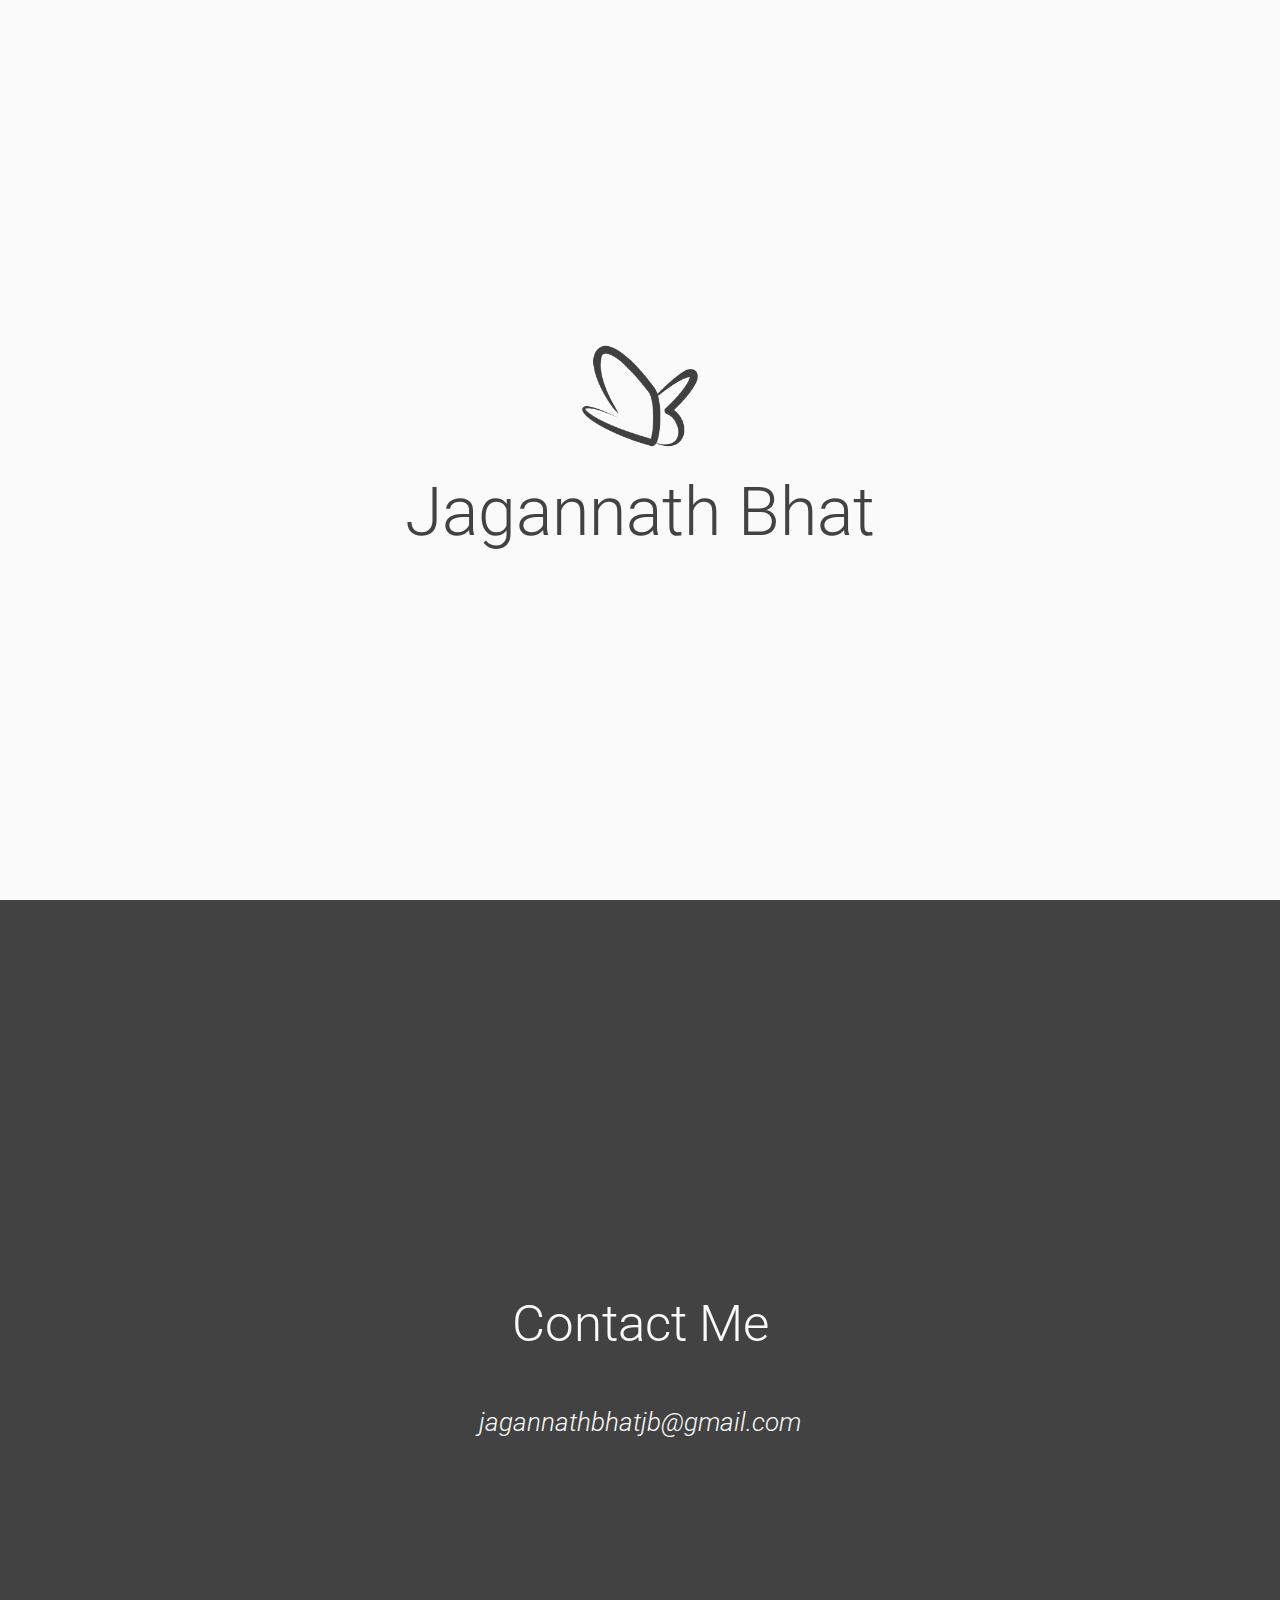
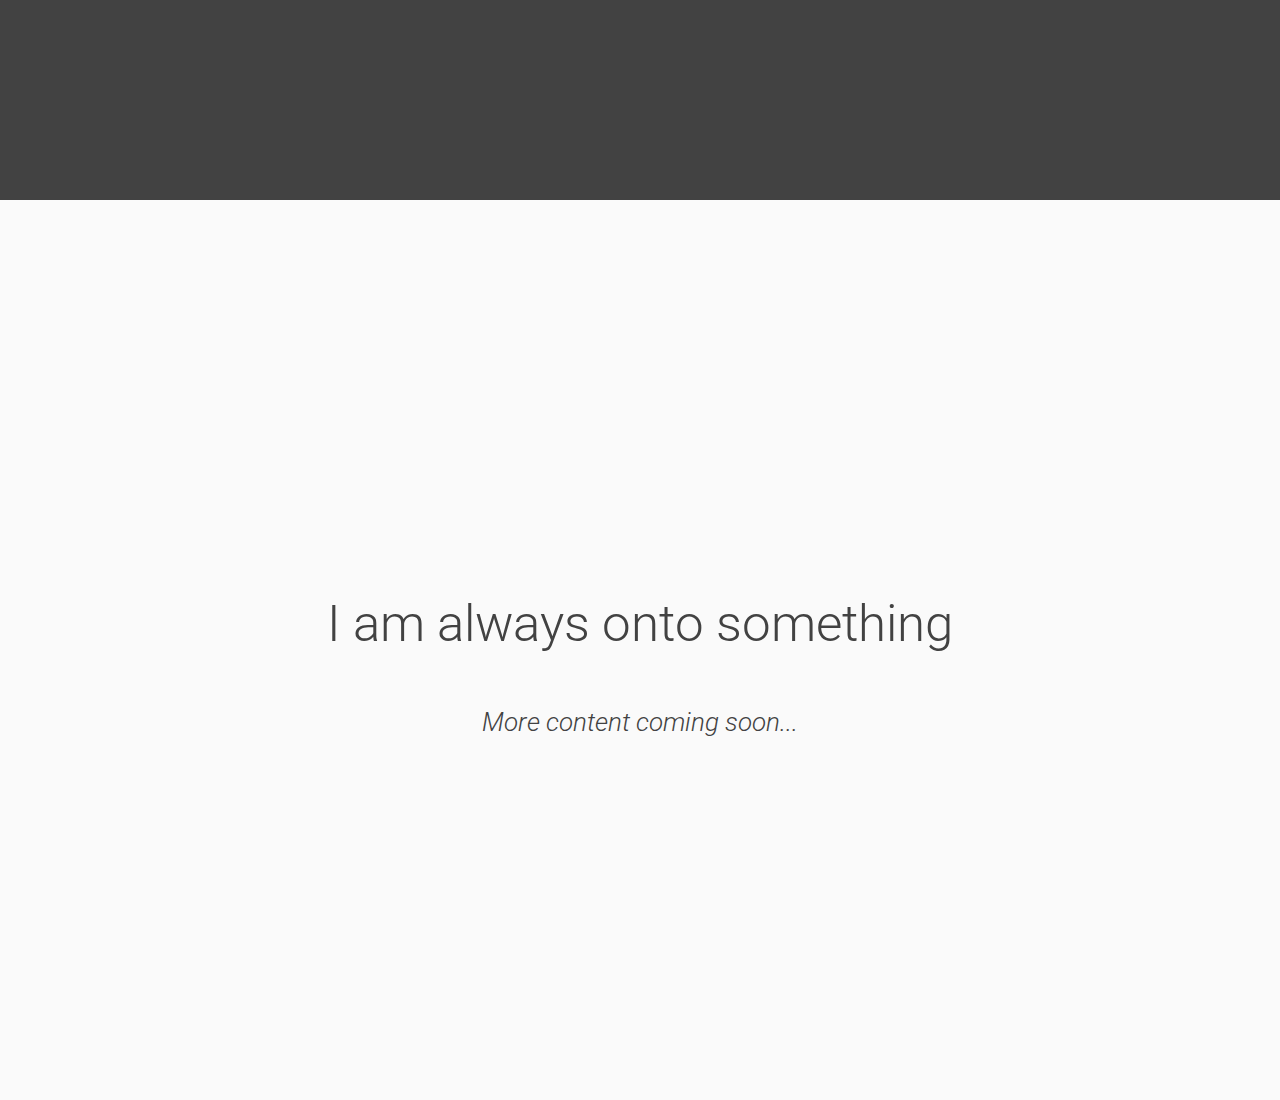
<file: demo/index.html>
<!DOCTYPE html>
<html>
	<head>
		<link rel="icon" href="logo.png" />
		<link rel="stylesheet" href="index.css" />
		<link rel="stylesheet" href="https://jagannathbhat.github.io/parallelScrolling/parallelScrolling.min.css" />
		<meta charset="UTF-8" />
		<meta content="width=device-width, initial-scale=1" name="viewport" />
		<title>Jagannath Bhat</title>
	</head>
	<body>
		<div class="slide">
			<div class="table">
				<div class="cell">
					<img id="logo" src="logo.png" />
					<h1>Jagannath Bhat</h1>
				</div>
			</div>
		</div>
		<div class="slide">
			<div class="table">
				<div class="cell">
					<h2>Contact Me</h2>
					<h5>jagannathbhatjb@gmail.com</h5>
				</div>
			</div>
		</div>
		<div class="slide">
			<div class="table">
				<div class="cell">
					<h2>I am always onto something</h2>
					<h5>More content coming soon...</h5>
				</div>
			</div>
		</div>
		<script src="https://jagannathbhat.github.io/parallelScrolling/parallelScrolling.min.js"></script>
	</body>
</html>
</file>
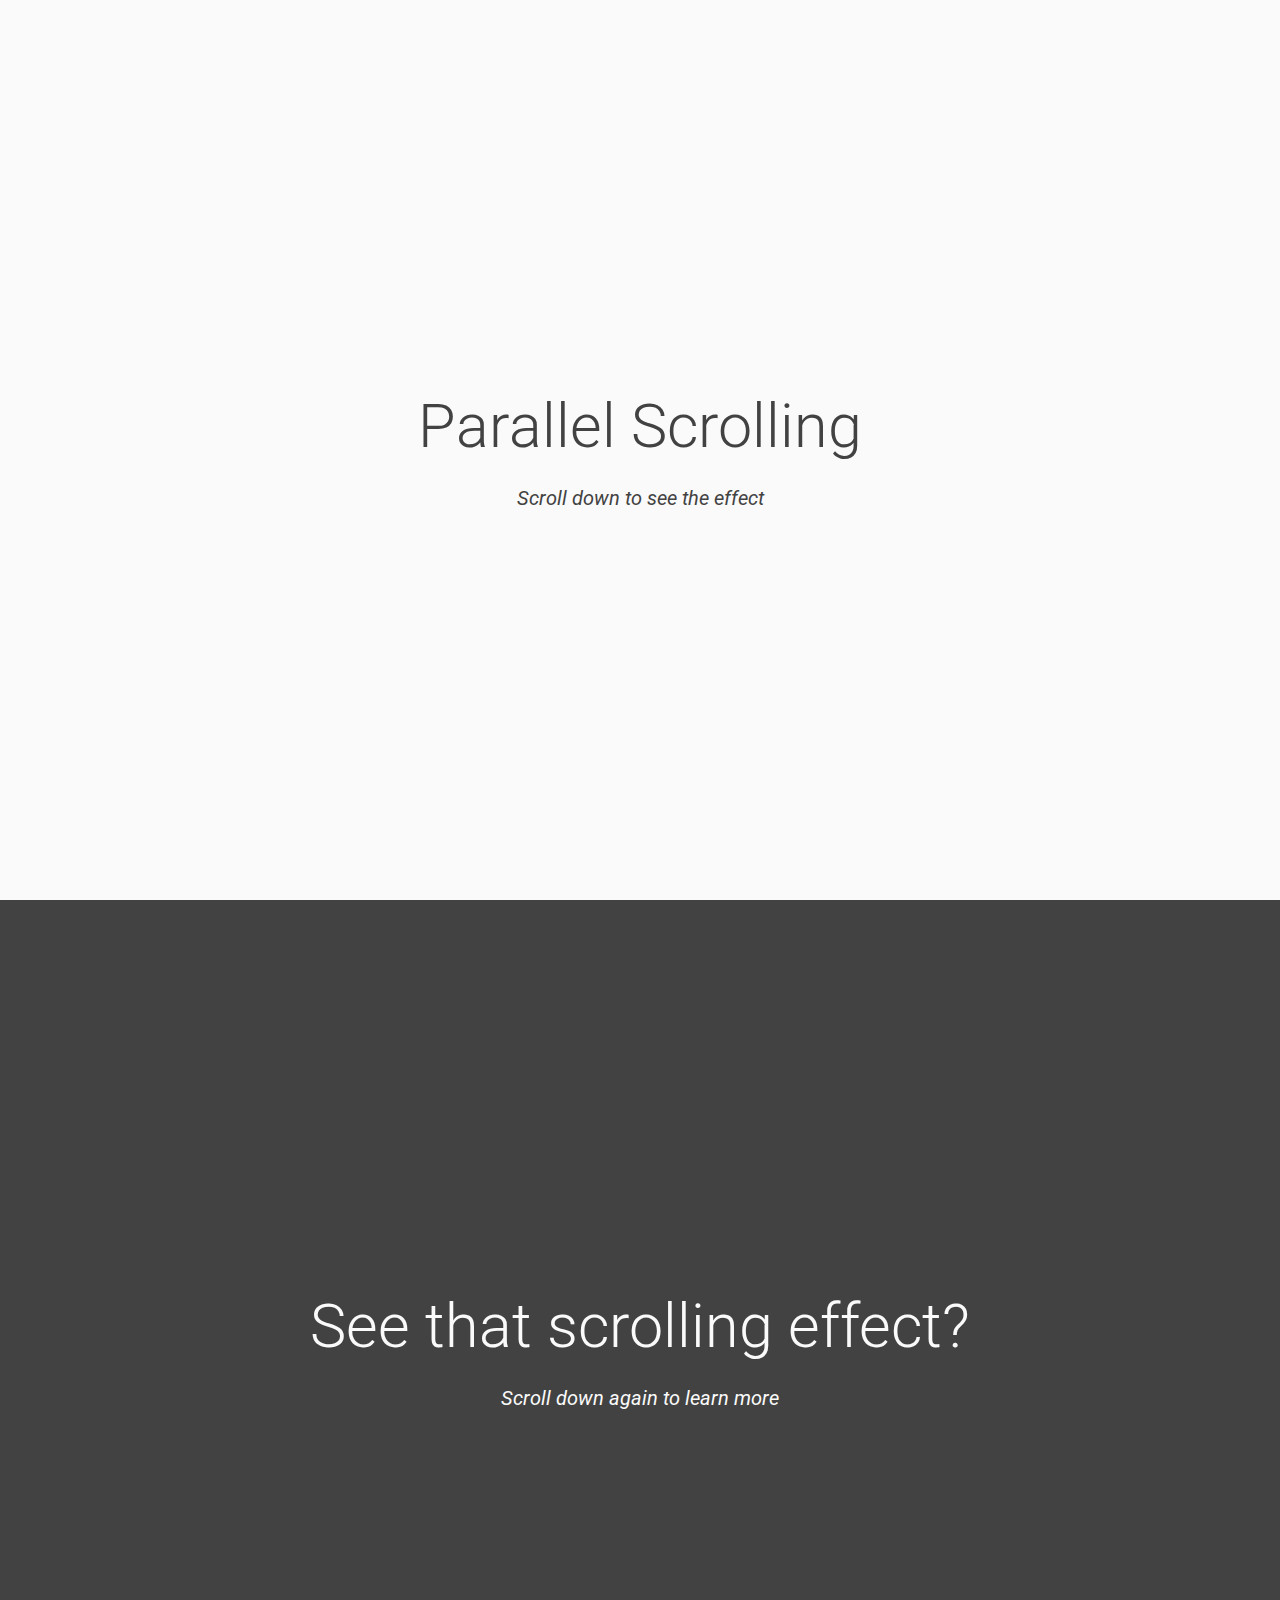
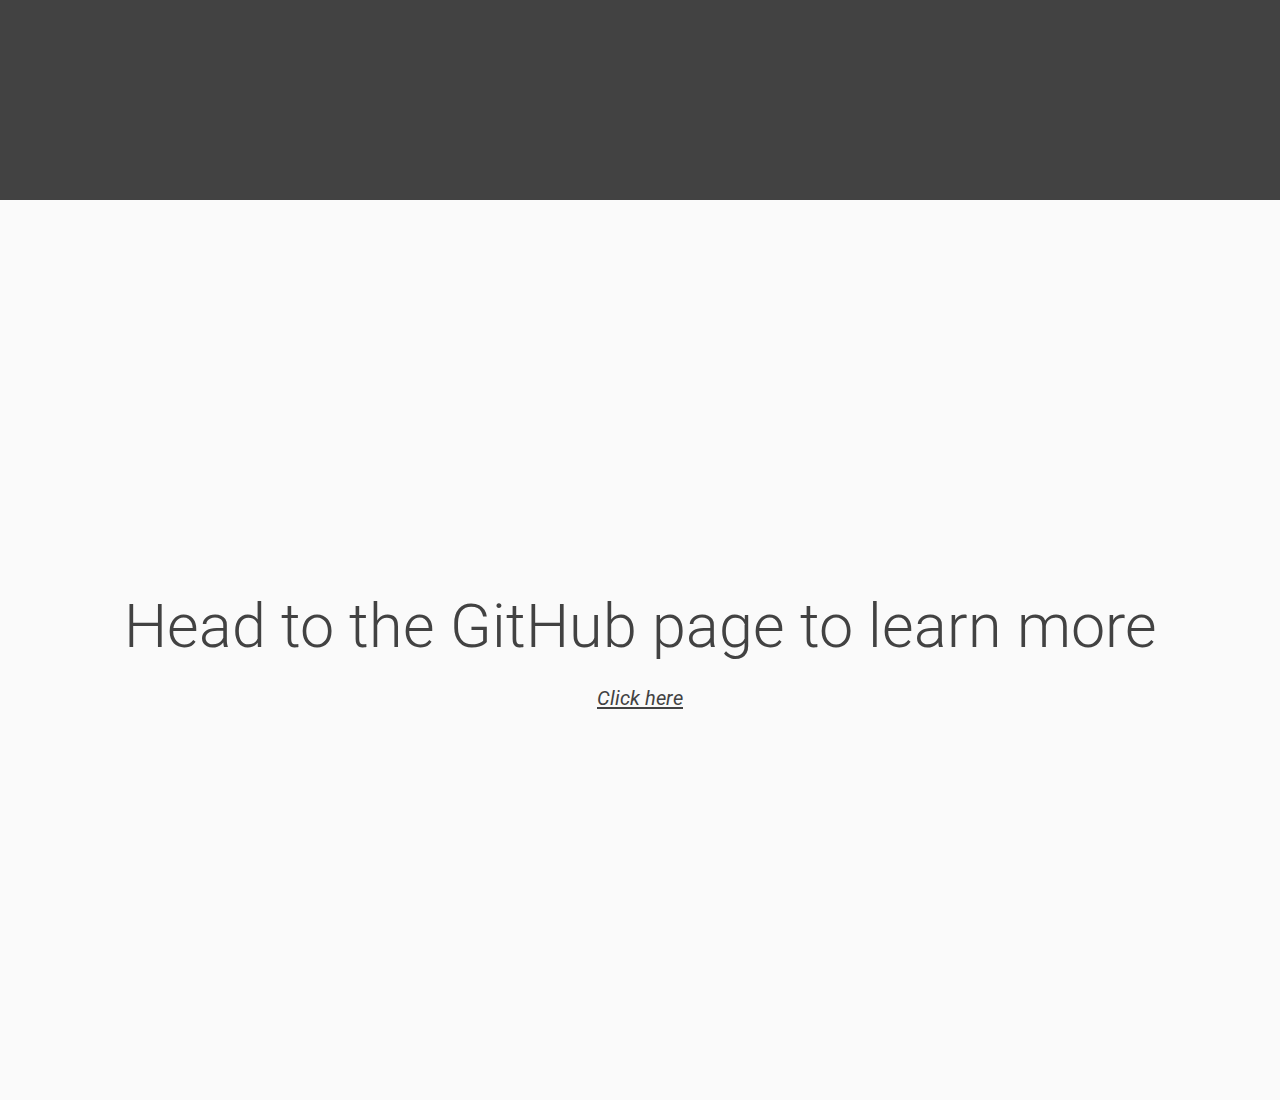
<file: docs/index.html>
<!DOCTYPE html>
<html>
	<head>
		<link rel="icon" href="logo.png" />
		<link rel="stylesheet" href="index.css" />
		<link rel="stylesheet" href="parallelScrolling.min.css" />
		<meta charset="UTF-8" />
		<meta content="width=device-width, initial-scale=1" name="viewport" />
		<title>Parallel Scrolling by Jagannath Bhat</title>
	</head>
	<body>
		<div class="slide">
			<div class="centerizer">
				<div class="centerizer-content">
					<h1>Parallel Scrolling</h1>
					<p>Scroll down to see the effect</p>
				</div>
			</div>
		</div>
		<div class="slide">
			<div class="centerizer">
				<div class="centerizer-content">
					<h1>See that scrolling effect?</h1>
					<p>Scroll down again to learn more</p>
				</div>
			</div>
		</div>
		<div class="slide">
			<div class="centerizer">
				<div class="centerizer-content">
					<h1>Head to the GitHub page to learn more</h1>
					<p><a href="https://github.com/jagannathBhat/parallelScrolling">Click here</a></p>
				</div>
			</div>
		</div>
		<script src="parallelScrolling.min.js"></script>
	</body>
</html>
</file>
<file: demo/index.css>
@import 'https://fonts.googleapis.com/css?family=Roboto:300,400';

html, body {
	color: #424242;
	cursor: default;
	font-family: "Roboto", sans-serif;
	font-size: 17px;
	height: 100%;
	margin: 0px;
	width: 100%;
}

h1, h2, h4, h5 {
	font-weight: 300;
	margin: 0px;
}

h1 {
	font-size: 4em;
	padding: 12px 0px 12px 0px;
}

h2 {
	font-size: 3em;
	padding: 42px 0px;
}

h4 {
	font-size: 2em;
	padding: 24px 0px;
}

h5 {
	font-size: 1.5em;
	font-style: italic;
	padding: 12px 0px;
}

.slide .table {
	background-color: #FAFAFA;
	color: #424242;
	display: table;
	height: 100%;
	width: 100%;
}

.slide:nth-child(even) .table {
	background-color: #424242;
	color: #FAFAFA;
}

.cell {
	display: table-cell;
	height: 100%;
	text-align: center;
	vertical-align: middle;
	width: 100%;
}

#logo {
	height: 120px;
}
</file>
<file: docs/index.css>
@import 'https://fonts.googleapis.com/css?family=Roboto:300,400';

html, body {
	color: #424242;
	cursor: default;
	font-family: "Roboto", sans-serif;
	font-size: 17px;
	height: 100%;
	margin: 0px;
	width: 100%;
}

a {
	color: #424242;
	cursor: pointer;
}

h1 {
	font-size: 3.6em;
	font-weight: 300;
	margin: 0px;
	padding: 12px 0px 12px 0px;
}

p {
	font-size: 1.2em;
	font-style: italic;
	margin: 0px;
	padding: 12px 0px;
}

.centerizer {
	background-color: #FAFAFA;
	color: #424242;
	display: table;
	height: 100%;
	width: 100%;
}

.slide:nth-child(even) .centerizer {
	background-color: #424242;
	color: #FAFAFA;
}

.centerizer-content {
	display: table-cell;
	height: 100%;
	text-align: center;
	vertical-align: middle;
	width: 100%;
}

#logo {
	height: 120px;
}
</file>
<file: docs/parallelScrolling.min.css>
.slide,.slide-inner{height:100%;width:100%}.slide--fixed .slide-inner{left:0;position:fixed;right:0;top:0;z-index:-1}
</file>
